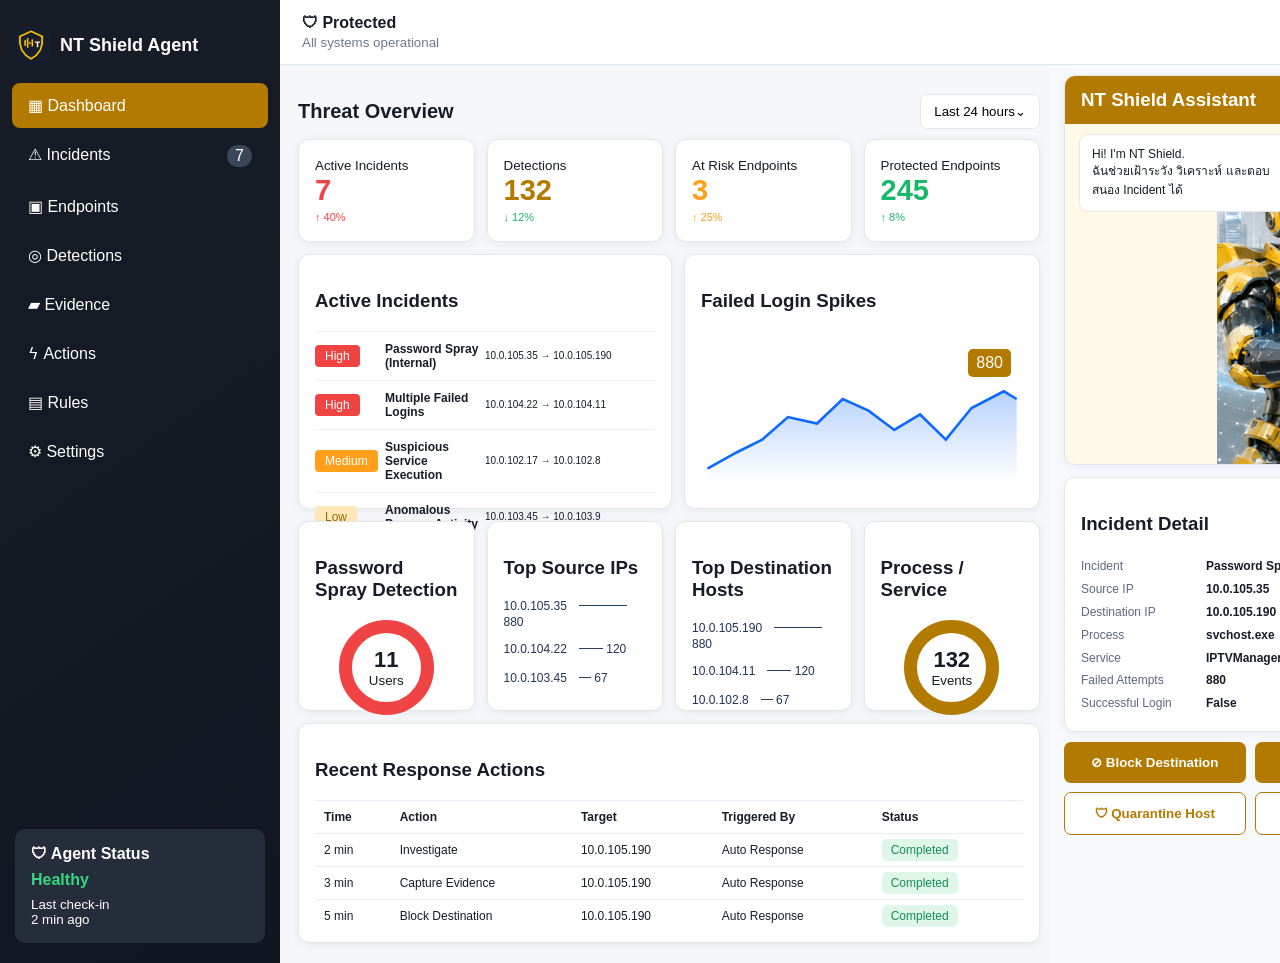
<file: NTShield_GUI_Pack/preview/index.html>
<!doctype html><html lang="th"><head><meta charset="utf-8"><meta name="viewport" content="width=device-width,initial-scale=1"><title>NT Shield Agent GUI</title><link rel="stylesheet" href="styles.css"></head><body>
<div class="app"><aside><div class="brand"><img src="../assets/ntshield/ntshield_logo_64.png"><b>NT Shield Agent</b></div><nav><a class="active">▦ Dashboard</a><a>⚠ Incidents <span>7</span></a><a>▣ Endpoints</a><a>◎ Detections</a><a>▰ Evidence</a><a>ϟ Actions</a><a>▤ Rules</a><a>⚙ Settings</a></nav><div class="agent"><b>🛡 Agent Status</b><strong>Healthy</strong><small>Last check-in<br>2 min ago</small></div></aside>
<header><div><b>🛡 Protected</b><small>All systems operational</small></div><div>🔔 3　?　—　□　×</div></header>
<main><div class="title"><h2>Threat Overview</h2><button>Last 24 hours⌄</button></div><section class="stats"><article><small>Active Incidents</small><b class="red">7</b><em class="red">↑ 40%</em></article><article><small>Detections</small><b>132</b><em class="green">↓ 12%</em></article><article><small>At Risk Endpoints</small><b class="orange">3</b><em class="orange">↑ 25%</em></article><article><small>Protected Endpoints</small><b class="green">245</b><em class="green">↑ 8%</em></article></section>
<section class="two"><article><h3>Active Incidents</h3><div class="row"><i class="high">High</i><b>Password Spray (Internal)</b><small>10.0.105.35 → 10.0.105.190</small></div><div class="row"><i class="high">High</i><b>Multiple Failed Logins</b><small>10.0.104.22 → 10.0.104.11</small></div><div class="row"><i class="med">Medium</i><b>Suspicious Service Execution</b><small>10.0.102.17 → 10.0.102.8</small></div><div class="row"><i class="low">Low</i><b>Anomalous Process Activity</b><small>10.0.103.45 → 10.0.103.9</small></div></article><article><h3>Failed Login Spikes</h3><div class="chart"><svg viewBox="0 0 500 200"><defs><linearGradient id="g" x1="0" y1="0" x2="0" y2="1"><stop stop-color="#0f68ff" stop-opacity=".3"/><stop offset="1" stop-color="#0f68ff" stop-opacity="0"/></linearGradient></defs><path d="M10 170 L55 145 L95 125 L135 90 L180 100 L220 62 L260 80 L300 110 L340 86 L380 125 L420 76 L470 50 L490 62 L490 190 L10 190Z" fill="url(#g)"/><path d="M10 170 L55 145 L95 125 L135 90 L180 100 L220 62 L260 80 L300 110 L340 86 L380 125 L420 76 L470 50 L490 62" fill="none" stroke="#0f68ff" stroke-width="4"/></svg><span>880</span></div></article></section>
<section class="four"><article><h3>Password Spray Detection</h3><div class="ring redring"><b>11</b><small>Users</small></div></article><article><h3>Top Source IPs</h3><p>10.0.105.35　━━━━ 880</p><p>10.0.104.22　━━ 120</p><p>10.0.103.45　━ 67</p></article><article><h3>Top Destination Hosts</h3><p>10.0.105.190　━━━━ 880</p><p>10.0.104.11　━━ 120</p><p>10.0.102.8　━ 67</p></article><article><h3>Process / Service</h3><div class="ring"><b>132</b><small>Events</small></div></article></section>
<article class="actions"><h3>Recent Response Actions</h3><table><tr><th>Time</th><th>Action</th><th>Target</th><th>Triggered By</th><th>Status</th></tr><tr><td>2 min</td><td>Investigate</td><td>10.0.105.190</td><td>Auto Response</td><td><mark>Completed</mark></td></tr><tr><td>3 min</td><td>Capture Evidence</td><td>10.0.105.190</td><td>Auto Response</td><td><mark>Completed</mark></td></tr><tr><td>5 min</td><td>Block Destination</td><td>10.0.105.190</td><td>Auto Response</td><td><mark>Completed</mark></td></tr></table></article></main>
<section class="right"><article class="assistant"><h3>NT Shield Assistant</h3><div class="bubble">Hi! I'm NT Shield.<br>ฉันช่วยเฝ้าระวัง วิเคราะห์ และตอบสนอง Incident ได้</div><img src="../assets/ntshield/ntshield_full.png"></article><article class="detail"><h3>Incident Detail <i>High</i></h3><dl><dt>Incident</dt><dd>Password Spray (Internal)</dd><dt>Source IP</dt><dd>10.0.105.35</dd><dt>Destination IP</dt><dd>10.0.105.190</dd><dt>Process</dt><dd>svchost.exe</dd><dt>Service</dt><dd>IPTVManagementService</dd><dt>Failed Attempts</dt><dd>880</dd><dt>Successful Login</dt><dd>False</dd></dl></article><div class="buttons"><button>⊘ Block Destination</button><button>⌁ Capture Evidence</button><button class="outline">🛡 Quarantine Host</button><button class="outline">⇩ Export Report</button></div></section></div></body></html>
</file>
<file: NTShield_GUI_Pack/preview/styles.css>
*{box-sizing:border-box}body{margin:0;font-family:Segoe UI,Tahoma,sans-serif;background:#f5f7fa;color:#171c26}.app{display:grid;grid-template-columns:280px 1fr 400px;grid-template-rows:65px minmax(875px,1fr);min-width:1450px}aside{grid-row:1/3;background:linear-gradient(145deg,#171c26,#111722);color:white;padding:15px 12px;position:relative}.brand{height:60px;display:flex;align-items:center;gap:10px;font-size:18px}.brand img{width:38px}nav{display:grid;gap:4px;margin-top:8px}nav a{padding:13px 16px;border-radius:8px;font-size:16px}nav a.active{background:#b37a00}nav span{float:right;background:#3b465a;padding:2px 8px;border-radius:12px}.agent{position:absolute;left:15px;right:15px;bottom:20px;background:#252d3b;padding:16px;border-radius:10px;display:grid;gap:8px}.agent strong{color:#35d880}header{grid-column:2/4;background:white;border-bottom:1px solid #e1e7f0;display:flex;justify-content:space-between;align-items:center;padding:0 22px}header small{display:block;color:#6c7892;margin-top:3px}main{padding:18px 10px 20px 18px;overflow:hidden}.title{display:flex;justify-content:space-between;align-items:center}.title h2{font-size:20px}.title button{background:white;border:1px solid #e5e7eb;border-radius:7px;padding:9px 13px}.stats,.four{display:grid;grid-template-columns:repeat(4,1fr);gap:12px}.stats article,.two article,.four article,.actions,.assistant,.detail{background:white;border:1px solid #e5e7eb;border-radius:11px;box-shadow:0 2px 10px #171c2610;padding:16px}.stats b{display:block;font-size:29px;color:#b37a00}.stats em{font-size:11px;font-style:normal}.red{color:#f04444!important}.orange{color:#ff9f1a!important}.green{color:#18b86b!important}.two{display:grid;grid-template-columns:1.05fr 1fr;gap:12px;margin-top:12px}.two article{height:255px}.row{display:grid;grid-template-columns:70px 1fr 170px;align-items:center;border-top:1px solid #eef2f7;padding:10px 0;font-size:12px}.row i{width:max-content;border-radius:4px;padding:4px 10px;color:white;font-style:normal}.high{background:#f04444}.med{background:#ff9f1a}.low{background:#ffe9bb!important;color:#9d6500!important}.chart{position:relative;height:185px}.chart svg{width:100%;height:100%}.chart span{position:absolute;right:12px;top:18px;background:#b37a00;color:white;padding:5px 8px;border-radius:5px}.four{margin-top:12px}.four article{height:190px}.ring{width:95px;height:95px;border:13px solid #b37a00;border-radius:50%;display:grid;place-content:center;margin:18px auto;text-align:center}.ring b{font-size:22px}.ring small{display:block}.redring{border-color:#f04444}.four p{font-size:12px;color:#203355}.actions{margin-top:12px;padding-bottom:10px}.actions table{width:100%;border-collapse:collapse;font-size:12px}.actions th,.actions td{padding:9px;border-top:1px solid #e9eef5;text-align:left}mark{background:#dff7e9;color:#188d55;padding:4px 9px;border-radius:5px}.right{grid-column:3;grid-row:2;background:#f7f9fd;padding:10px 14px;overflow:hidden}.assistant{height:390px;padding:0;overflow:hidden;position:relative;background:#fff9e8}.assistant h3{margin:0;background:#b37a00;color:white;padding:13px 16px}.assistant img{position:absolute;right:-20px;bottom:-8px;height:305px}.bubble{position:absolute;z-index:1;background:white;border:1px solid #e5e7eb;border-radius:9px;padding:12px;width:215px;left:14px;top:58px;font-size:12px}.detail{margin-top:12px}.detail h3{display:flex;justify-content:space-between}.detail h3 i{font-size:12px;background:#f04444;color:white;padding:5px 11px;border-radius:5px;font-style:normal}.detail dl{display:grid;grid-template-columns:125px 1fr;margin:0;font-size:12px;line-height:1.9}.detail dt{color:#5d6982}.detail dd{margin:0;font-weight:600}.buttons{display:grid;grid-template-columns:1fr 1fr;gap:9px;margin-top:10px}.buttons button{background:#b37a00;color:white;border:0;border-radius:7px;padding:13px;font-weight:600}.buttons .outline{background:white;color:#b37a00;border:1px solid #b37a00}
</file>
